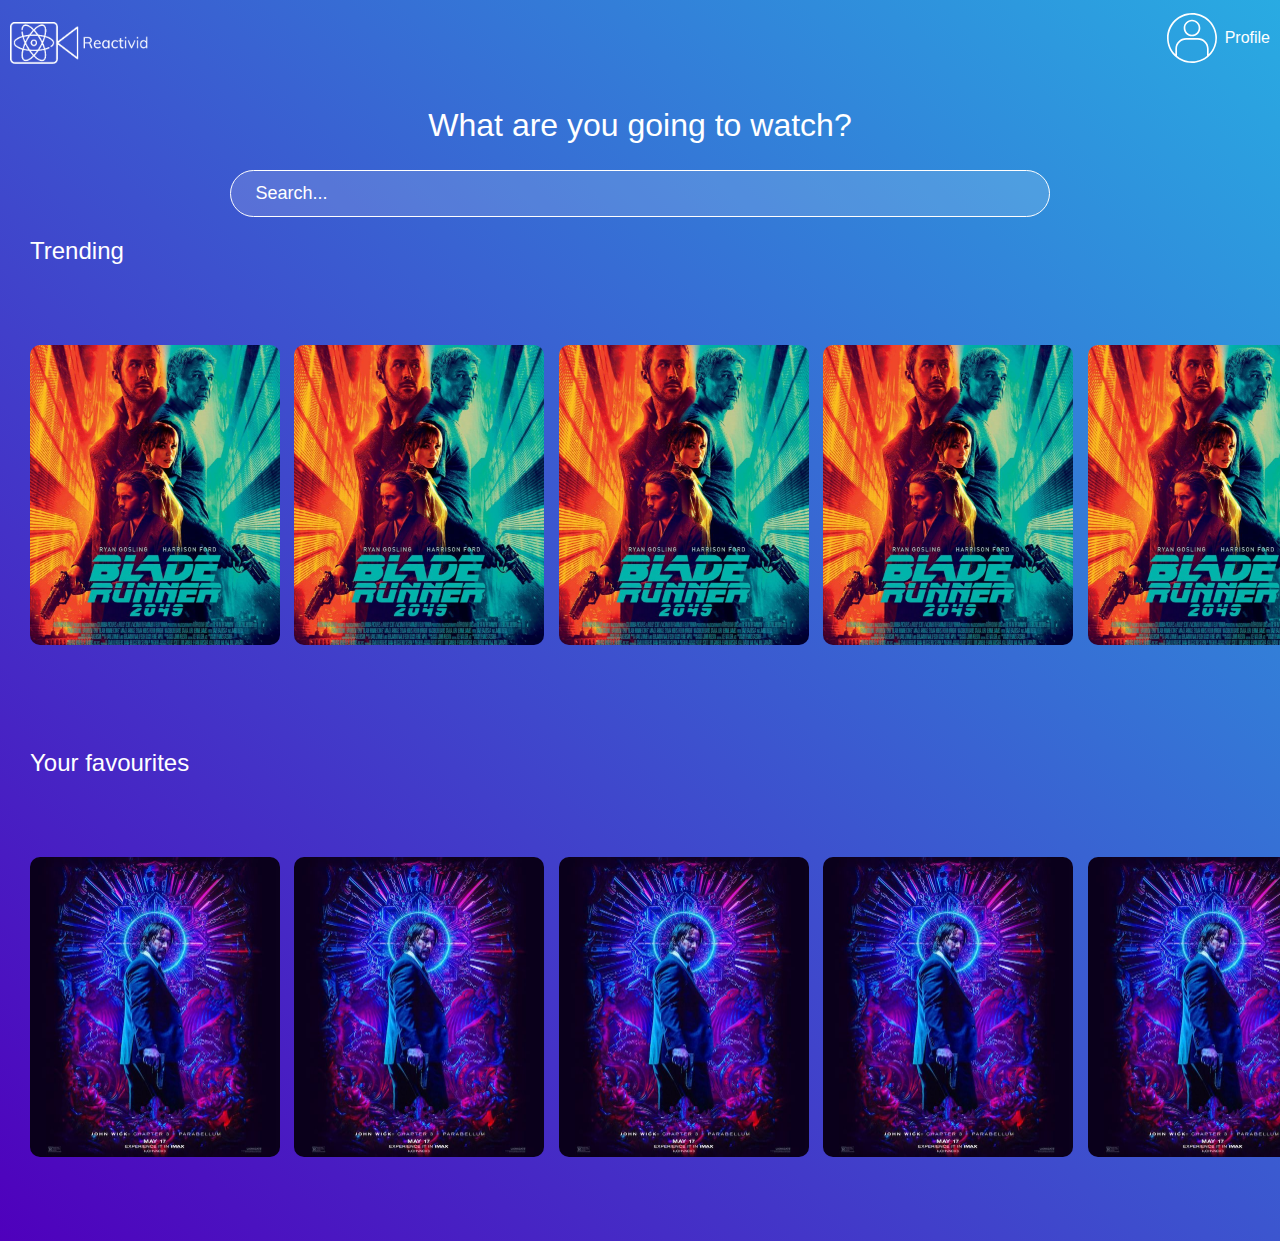
<file: index.html>
<!DOCTYPE html>
<html lang="en">
<head>
    <meta charset="UTF-8">
    <meta name="viewport" content="width=device-width, initial-scale=1.0">
    <meta http-equiv="X-UA-Compatible" content="ie=edge">
    <link rel="stylesheet" href="./css/style.css">
    <link rel="shortcut icon" href="./img/favicon.png" type="image/png">
    <title>Reactivid</title>
</head>
<body>
    <header class="header">
        <figure class="header__logo-container">
            <img class="header__logo" src="./img/logo-white.png" alt="Reactivid Logo" width="150px">
        </figure>
        <nav class="header__nav">
            <div class="header__nav__profile">
                <img src="./img/user-icon.svg" alt="Profile Icon" width="50px">
                <p>Profile</p>
            </div>
            <ul class="header__nav__menu">
                <li><a href="#">Settings</a></li>
                <li><a href="#">Sign out</a></li>
            </ul>
        </nav>
    </header>
    <section class="search-bar">
        <h2 class="search-bar__title">What are you going to watch?</h2>
        <input class="search-bar__input" type="text" placeholder="Search...">
    </section>
    <section id="trending" class="carousel">
        <h2>Trending</h2>
        <div class="carousel__container">
            <div class="carousel-item">
                <img class="carousel-item__img" src="./img/blade-runner-2049.jpg" alt="Blade Runner 2049 poster">
                <div class="carousel-item__details">
                    <div>
                        <img src="./img/play.svg" alt="Play Button" width="30px">
                        <img src="./img/add.svg" alt="Add to list Button" width="30px">
                    </div>
                    <p class="carousel-item__title">Blade Runner 2049</p>
                    <p class="carousel-item__subtitle">2017 | B15 | 163 mins</p>
                </div>
            </div>
            <div class="carousel-item">
                <img class="carousel-item__img" src="./img/blade-runner-2049.jpg" alt="Blade Runner 2049 poster">
                <div class="carousel-item__details">
                    <div>
                        <img src="./img/play.svg" alt="Play Button" width="30px">
                        <img src="./img/add.svg" alt="Add to list Button" width="30px">
                    </div>
                    <p class="carousel-item__title">Blade Runner 2049</p>
                    <p class="carousel-item__subtitle">2017 | B15 | 163 mins</p>
                </div>
            </div>
            <div class="carousel-item">
                <img class="carousel-item__img" src="./img/blade-runner-2049.jpg" alt="Blade Runner 2049 poster">
                <div class="carousel-item__details">
                    <div>
                        <img src="./img/play.svg" alt="Play Button" width="30px">
                        <img src="./img/add.svg" alt="Add to list Button" width="30px">
                    </div>
                    <p class="carousel-item__title">Blade Runner 2049</p>
                    <p class="carousel-item__subtitle">2017 | B15 | 163 mins</p>
                </div>
            </div>
            <div class="carousel-item">
                <img class="carousel-item__img" src="./img/blade-runner-2049.jpg" alt="Blade Runner 2049 poster">
                <div class="carousel-item__details">
                    <div>
                        <img src="./img/play.svg" alt="Play Button" width="30px">
                        <img src="./img/add.svg" alt="Add to list Button" width="30px">
                    </div>
                    <p class="carousel-item__title">Blade Runner 2049</p>
                    <p class="carousel-item__subtitle">2017 | B15 | 163 mins</p>
                </div>
            </div>
            <div class="carousel-item">
                <img class="carousel-item__img" src="./img/blade-runner-2049.jpg" alt="Blade Runner 2049 poster">
                <div class="carousel-item__details">
                    <div>
                        <img src="./img/play.svg" alt="Play Button" width="30px">
                        <img src="./img/add.svg" alt="Add to list Button" width="30px">
                    </div>
                    <p class="carousel-item__title">Blade Runner 2049</p>
                    <p class="carousel-item__subtitle">2017 | B15 | 163 mins</p>
                </div>
            </div>
            <div class="carousel-item">
                <img class="carousel-item__img" src="./img/blade-runner-2049.jpg" alt="Blade Runner 2049 poster">
                <div class="carousel-item__details">
                    <div>
                        <img src="./img/play.svg" alt="Play Button" width="30px">
                        <img src="./img/add.svg" alt="Add to list Button" width="30px">
                    </div>
                    <p class="carousel-item__title">Blade Runner 2049</p>
                    <p class="carousel-item__subtitle">2017 | B15 | 163 mins</p>
                </div>
            </div>
        </div>
    </section>
    <section id="favourites" class="carousel">
        <h2>Your favourites</h2>
        <div class="carousel__container">
            <div class="carousel-item">
                <img class="carousel-item__img" src="./img/john-wick-3.jpg" alt="Blade Runner 2049 poster">
                <div class="carousel-item__details">
                    <div>
                        <img src="./img/play.svg" alt="Play Button" width="30px">
                        <img src="./img/add.svg" alt="Add to list Button" width="30px">
                    </div>
                    <p class="carousel-item__title">John Wick 3: Parabellum</p>
                    <p class="carousel-item__subtitle">2019 | C | 130 mins</p>
                </div>
            </div>
            <div class="carousel-item">
                <img class="carousel-item__img" src="./img/john-wick-3.jpg" alt="Blade Runner 2049 poster">
                <div class="carousel-item__details">
                    <div>
                        <img src="./img/play.svg" alt="Play Button" width="30px">
                        <img src="./img/add.svg" alt="Add to list Button" width="30px">
                    </div>
                    <p class="carousel-item__title">John Wick 3: Parabellum</p>
                    <p class="carousel-item__subtitle">2019 | C | 130 mins</p>
                </div>
            </div>
            <div class="carousel-item">
                <img class="carousel-item__img" src="./img/john-wick-3.jpg" alt="Blade Runner 2049 poster">
                <div class="carousel-item__details">
                    <div>
                        <img src="./img/play.svg" alt="Play Button" width="30px">
                        <img src="./img/add.svg" alt="Add to list Button" width="30px">
                    </div>
                    <p class="carousel-item__title">John Wick 3: Parabellum</p>
                    <p class="carousel-item__subtitle">2019 | C | 130 mins</p>
                </div>
            </div>
            <div class="carousel-item">
                <img class="carousel-item__img" src="./img/john-wick-3.jpg" alt="Blade Runner 2049 poster">
                <div class="carousel-item__details">
                    <div>
                        <img src="./img/play.svg" alt="Play Button" width="30px">
                        <img src="./img/add.svg" alt="Add to list Button" width="30px">
                    </div>
                    <p class="carousel-item__title">John Wick 3: Parabellum</p>
                    <p class="carousel-item__subtitle">2019 | C | 130 mins</p>
                </div>
            </div>
            <div class="carousel-item">
                <img class="carousel-item__img" src="./img/john-wick-3.jpg" alt="Blade Runner 2049 poster">
                <div class="carousel-item__details">
                    <div>
                        <img src="./img/play.svg" alt="Play Button" width="30px">
                        <img src="./img/add.svg" alt="Add to list Button" width="30px">
                    </div>
                    <p class="carousel-item__title">John Wick 3: Parabellum</p>
                    <p class="carousel-item__subtitle">2019 | C | 130 mins</p>
                </div>
            </div>
            <div class="carousel-item">
                <img class="carousel-item__img" src="./img/john-wick-3.jpg" alt="Blade Runner 2049 poster">
                <div class="carousel-item__details">
                    <div>
                        <img src="./img/play.svg" alt="Play Button" width="30px">
                        <img src="./img/add.svg" alt="Add to list Button" width="30px">
                    </div>
                    <p class="carousel-item__title">John Wick 3: Parabellum</p>
                    <p class="carousel-item__subtitle">2019 | C | 130 mins</p>
                </div>
            </div>
        </div>
    </section>
</body>
</html>
</file>
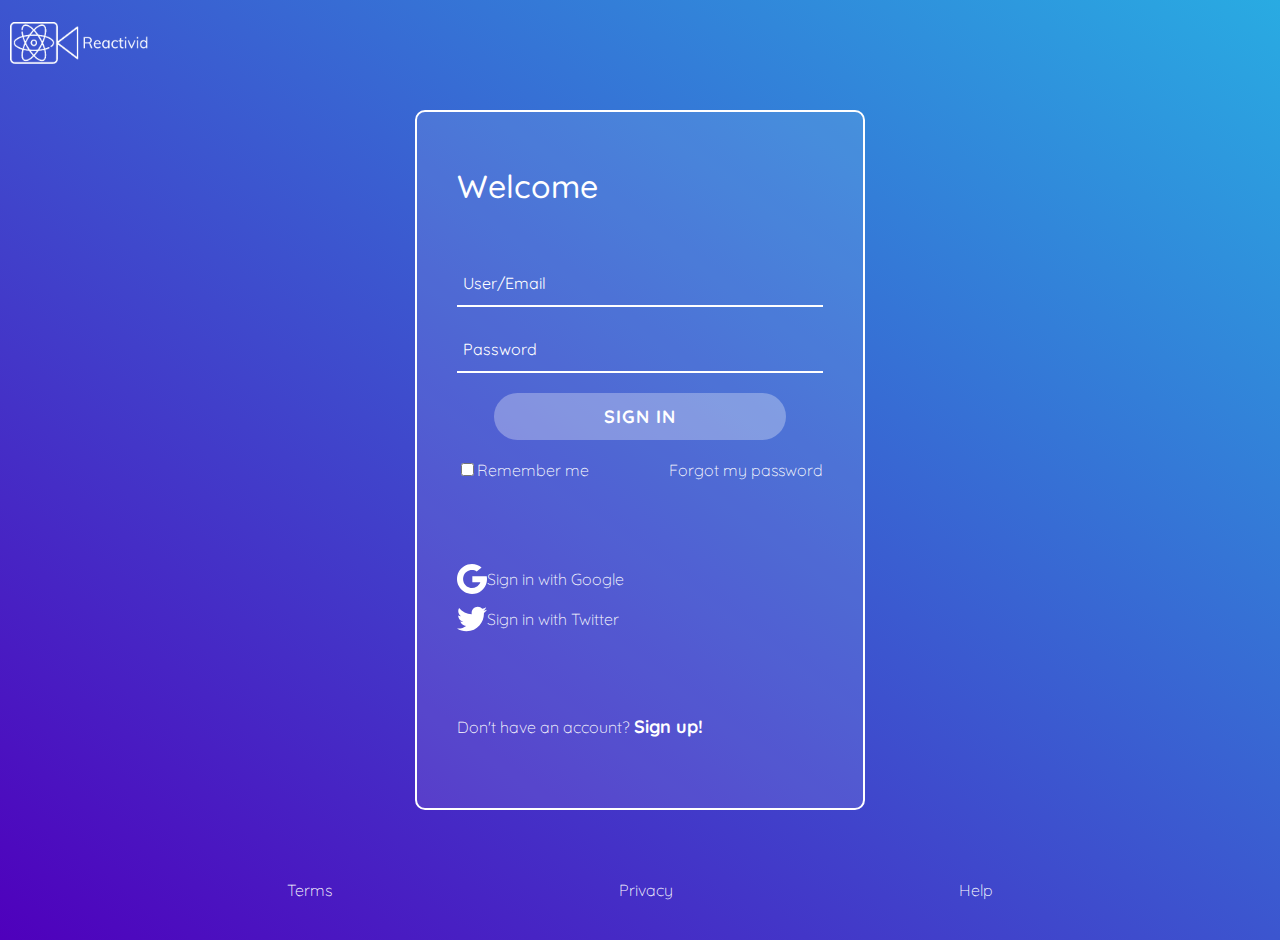
<file: sign-in.html>
<!DOCTYPE html>
<html lang="en">
<head>
    <meta charset="UTF-8">
    <meta name="viewport" content="width=device-width, initial-scale=1.0">
    <meta http-equiv="X-UA-Compatible" content="ie=edge">
    <link href="https://fonts.googleapis.com/css?family=Quicksand:300,500&display=swap" rel="stylesheet">
    <link rel="stylesheet" href="./css/style.css">
    <link rel="shortcut icon" href="./img/favicon.png" type="image/png">
    <title>Reactivid</title>
</head>
<body>
    <header class="header">
        <figure class="header__logo-container">
            <img class="header__logo" src="./img/logo-white.png" alt="Reactivid Logo" width="150px">
        </figure>
    </header>
    <section class="sign">
        <div class="sign__container">
            <h1 class="sign__title">Welcome</h1>
            <form action="" class="sign__form">
                <input class="input" type="email" placeholder="User/Email" aria-label="Enter user or email">
                <input class="input" type="password" placeholder="Password" aria-label="Enter password">
                <button class="button" aria-label="sign in button">Sign in</button>
                <div class="sign-in__options">
                    <label class="label" for="remember">
                        <input id="remember" type="checkbox" value="remember" name="remember">Remember me
                    </label>
                    <a class="link" href="#">Forgot my password</a>
                </div>
            </form>
            <article class="sign-in__social">
                <figure class="img-container img-container--icon-text">
                    <img src="./img/google-icon.svg" alt="Google icon" width="30px">
                    <a href="#" class="link">Sign in with Google</a>
                </figure>
                <figure class="img-container img-container--icon-text">
                    <img src="./img/twitter-icon.svg" alt="Twitter icon" width="30px">
                    <a href="#" class="link">Sign in with Twitter</a>
                </figure>
            </article>
            <article class="sign-in__sign-up">
                <p>Don't have an account? <a class="link link--bold" href="./sign-up.html">Sign up!</a></p>
            </article>
        </div>
    </section>
    <footer class="footer">
        <a class="link" href="#">Terms</a>
        <a class="link" href="#">Privacy</a>
        <a class="link" href="#">Help</a>
    </footer>
    <script> </script>  
</body>
</html>
</file>
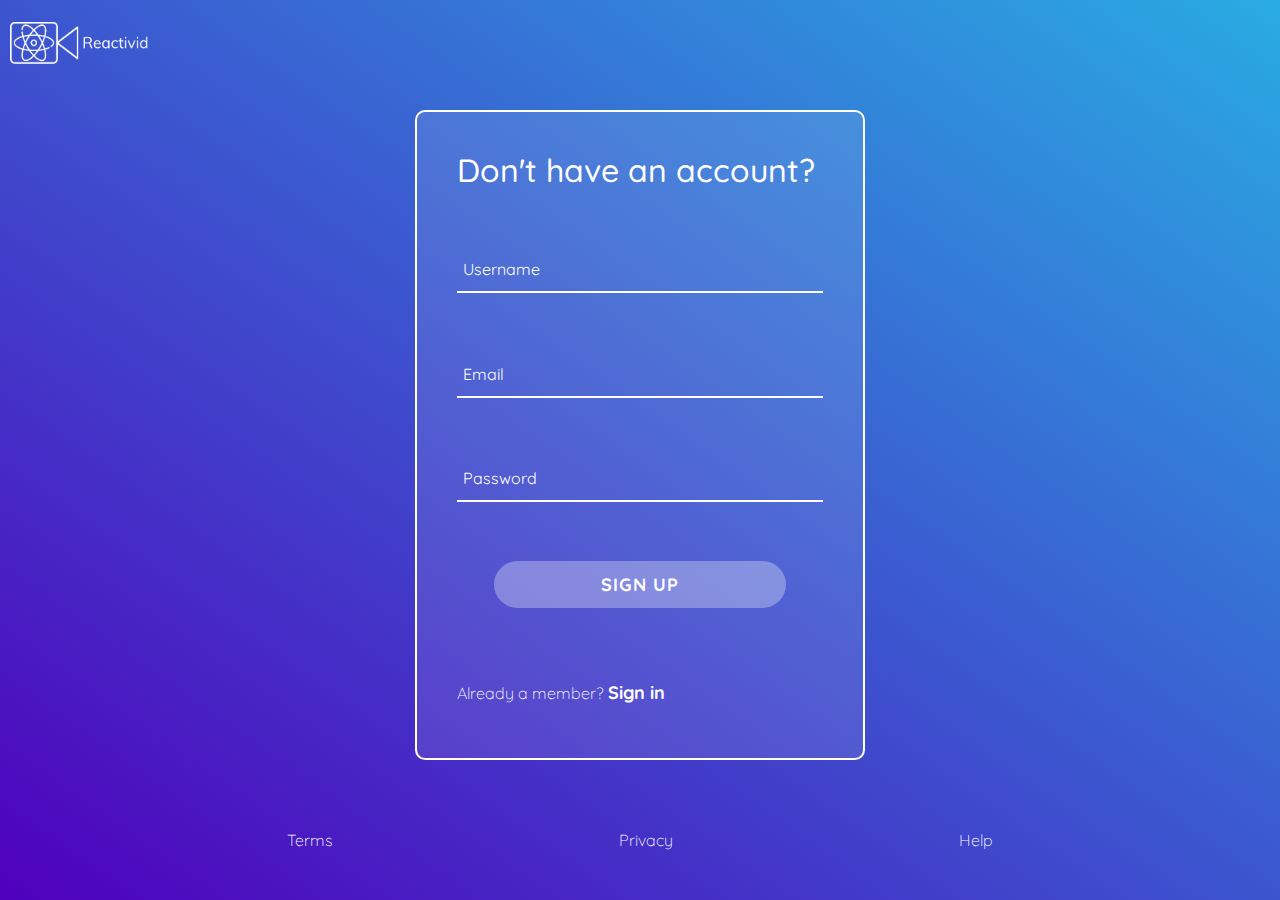
<file: sign-up.html>
<!DOCTYPE html>
<html lang="en">
<head>
    <meta charset="UTF-8">
    <meta name="viewport" content="width=device-width, initial-scale=1.0">
    <meta http-equiv="X-UA-Compatible" content="ie=edge">
    <link href="https://fonts.googleapis.com/css?family=Quicksand:300,500&display=swap" rel="stylesheet">
    <link rel="stylesheet" href="./css/style.css">
    <link rel="shortcut icon" href="./img/favicon.png" type="image/png">
    <title>Reactivid</title>
</head>
<body>
    <header class="header">
        <figure class="header__logo-container">
            <img class="header__logo" src="./img/logo-white.png" alt="Reactivid Logo" width="150px">
        </figure>
    </header>
    <section class="sign">
        <div class="sign__container sign__container--sign-up">
            <h1 class="sign__title">Don't have an account?</h1>
            <form action="" class="sign__form sign__form--sign-up">
                <input class="input" type="text" placeholder="Username" aria-label="Enter a username">
                <input class="input" type="email" placeholder="Email" aria-label="Enter an email">
                <input class="input" type="password" placeholder="Password" aria-label="Enter a password">
                <button class="button" aria-label="sign up button">Sign up</button>
            </form>
            <article class="sign-in__sign-up">
                <p>Already a member? <a class="link link--bold" href="./sign-in.html">Sign in</a></p>
            </article>
        </div>
    </section>
    <footer class="footer">
        <a class="link" href="#">Terms</a>
        <a class="link" href="#">Privacy</a>
        <a class="link" href="#">Help</a>
    </footer>
    <script> </script> 
</body>
</html>
</file>
<file: css/style.css>
:root {
    --gradient-start: #4F00BC;
    --gradient-end: #29ABE2;
    --main-text: #fff;
    --title-font: 'Quicksand', Helvetica;
    --body-font: 'Quicksand', Helvetica;
}
* {
    box-sizing: border-box;
}

body {
    min-height: 100vh;
    margin: 0;
    padding: 0;
    background: linear-gradient(to top right, var(--gradient-start), var(--gradient-end));
    color: white;
    font-family: var(--body-font);
    font-weight: 300;
}

h1, h2, h3, h4, h5, h6 {
    font-family: var(--title-font);
    font-weight: 500;
}

figure {
    margin: 0;
    padding: 0;
}
/* *---------------- */
/* *UTILITARY CLASSES */
/* *---------------- */
.label {
    cursor: pointer;
}

.link {
    color: var(--main-text);
    text-decoration: none;
}

.link:hover {
    text-decoration: underline;
}

.link--bold {
    font-size: 18px;
    font-weight: bold;
}

.img-container {
    display: flex;
    align-items: center;
}

.img-container--icon-text{
    margin: 10px 0;
}

.img-container--icon-text p{
    margin: 0px 5px;
}

.input {
    background: transparent;
    border: none;
    border-bottom: 2px solid white;
    color: var(--main-text);
    padding: 12px 6px;
    font-size: 16px;
    outline: none;
    margin-bottom: 20px;
    font-family: inherit;
    transition: 150ms;
}

.input:focus {
    border-bottom: 4px solid white;
}

.input::placeholder {
    color: white;
}

.button {
    font-family: inherit;
    background: rgba(255, 255, 255, .3);
    border: none;
    border-radius: 30px;
    padding: 12px 24px;
    color: var(--main-text);
    font-size: 18px;
    font-weight: bold;
    text-transform: uppercase;
    cursor: pointer;
    transition: cubic-bezier(0.215, 0.610, 0.355, 1) 450ms;
    outline: none;
    width: 80%;
    margin: 0 auto;
    letter-spacing: 1px;
}

.button:hover {
    /* transform: translateY(-5px); */
    background: rgba(255, 255, 255, .4);
}

.button:active {
    transform: translateY(5px);
}

.footer {
    display: flex;
    justify-content: space-evenly;
    align-items: center;
    min-height: 100px;
}

.header {
    width: 100%;
    min-height: 80px;
    display: flex;
    justify-content: space-between;
    align-items: center;
}

.header__logo {
    margin-top: 10px;
    margin-left: 10px;
}

.header__nav__profile {
    /* ? Solo así funcionó en Safari... */
    display: -webkit-box;
    display: -ms-flexbox;
    /* display: flex; */
    margin-right: 10px;
}

.header__nav__profile img {
    margin-right: 8px;
}

.header__nav__menu {
    display: none;
    list-style: none;
    padding: 0;
    margin: 0;
    margin-right: -8px;
    position: absolute;
    width: 100px;
    text-align: right;
}

.header__nav__menu li {
    margin: 10px 0;
}

.header__nav__menu a {
    color: white;
    text-decoration: none;
    margin-right: -5px;
}

.header__nav__menu a:hover {
    text-decoration: underline;
}

.header__nav:hover .header__nav__menu, .header__nav__menu:hover {
    display: block;
}

.search-bar {
    width: 80%;
    margin: 0 auto;
    text-align: center;
}

.search-bar__title {
    font-size: 32px;
}

.search-bar__input {
    font-size: 18px;
    border-radius: 50px;
    border: 1px solid white;
    padding: 12px 24px;
    width: 80%;
    outline: none;
    background: rgba(255, 255, 255, .15);
    caret-color: white;
    color: white;
}

.search-bar__input::placeholder {
    color: white;
}

.carousel {
    width: 100%;
    overflow: scroll;
    padding: 0 30px;
    position: relative;
    /* border: 1px solid black; */
}

.carousel__container {
    white-space: nowrap;
    margin: 80px 0;
    padding-bottom: 0px;
    /* border: 1px solid white; */
}

.carousel-item {
    width: 250px;
    height: 300px;
    border-radius: 10px;
    background: var(--gradient-end);
    overflow: hidden;
    margin-right: 10px;
    display: inline-block;
    cursor: pointer;
    transition: cubic-bezier(0.215, 0.610, 0.355, 1) 450ms;
    transform-origin: center left;
    position: relative;
}

.carousel-item:hover ~ .carousel-item {
    transform: translateX(125px);
}

.carousel__container:hover .carousel-item {
    opacity: .3;
}

.carousel__container:hover .carousel-item:hover {
    transform: scale(1.5);
    opacity: 1;
}


.carousel-item__img {
    width: 100%;
    height: 100%;
    object-fit: cover;
}

.carousel-item__details {
    opacity: 0;
    display: flex;
    flex-direction: column;
    justify-content: flex-end;
    background: linear-gradient(to top, rgba(0, 0, 0, .9), rgba(0, 0, 0, 0));
    position: absolute;
    top: 0;
    right: 0;
    left: 0;
    bottom: 0;
    padding: 6px;
    font-size: 12px;
    transition: cubic-bezier(0.215, 0.610, 0.355, 1) 450ms;
}

.carousel-item:hover  .carousel-item__details:hover {
    opacity: 1;
}

.carousel-item__title, .carousel-item__subtitle {
    margin: 3px;
}

.carousel-item__title {
    font-weight: bold;
}
/* *---------------- */
/* * SIGN-IN STYLES */
/* *---------------- */

.sign {
    display: flex;
    flex-direction: column;
    justify-content: center;
    align-items: center;
    padding: 30px 0;
    min-height: calc(100vh - 200px);
    font-size: 16px;
}

.sign__title {
    font-size: 2em;
    margin: 0;
}

.sign__container {
    background: rgba(255, 255, 255, .1);
    border: 2px solid white;
    border-radius: 10px;
    padding: 0px 40px;
    min-height: 700px;
    width: 450px;
    display: flex;
    flex-direction: column;
    justify-content: space-evenly;
}

.sign__container--sign-up {
    min-height: 650px;
}

.sign__form {
    display: flex;
    flex-direction: column;
}

.sign__form--sign-up {
    min-height: 400px;
    justify-content: space-around;
}

.sign-in__options {
    display: flex;
    justify-content: space-between;
    margin: 20px 0;
}

.sign-in__alternative {
    text-align: center;
}

.not-found {
    display: flex;
    flex-direction: column;
    justify-content: center;
    align-items: center;
    min-height: calc(100vh - 200px);
    font-size: 24px;
}

.not-found__emoji {
    font-size: 3em;
    margin: 0;
}

.not-found__title {
    font-size: 2em;
}

.not-found__subtitle {
    font-size: 1.5em;
}

/* * ------------- */
/* * RESPONSIVE */
/* * ------------- */

@media screen and (max-width: 600px) {
    .sign {
        padding: 0;
    }

    .sign__container {
        border: none;
        background: transparent;
        /* padding: 0; */
        width: 100%;
    }
}

@media screen and (max-width: 320px) {
    .sign-in__options {
        flex-direction: column;
        align-items: center;
        min-height: 4em;
        margin-bottom: 0;
    }
}
</file>
